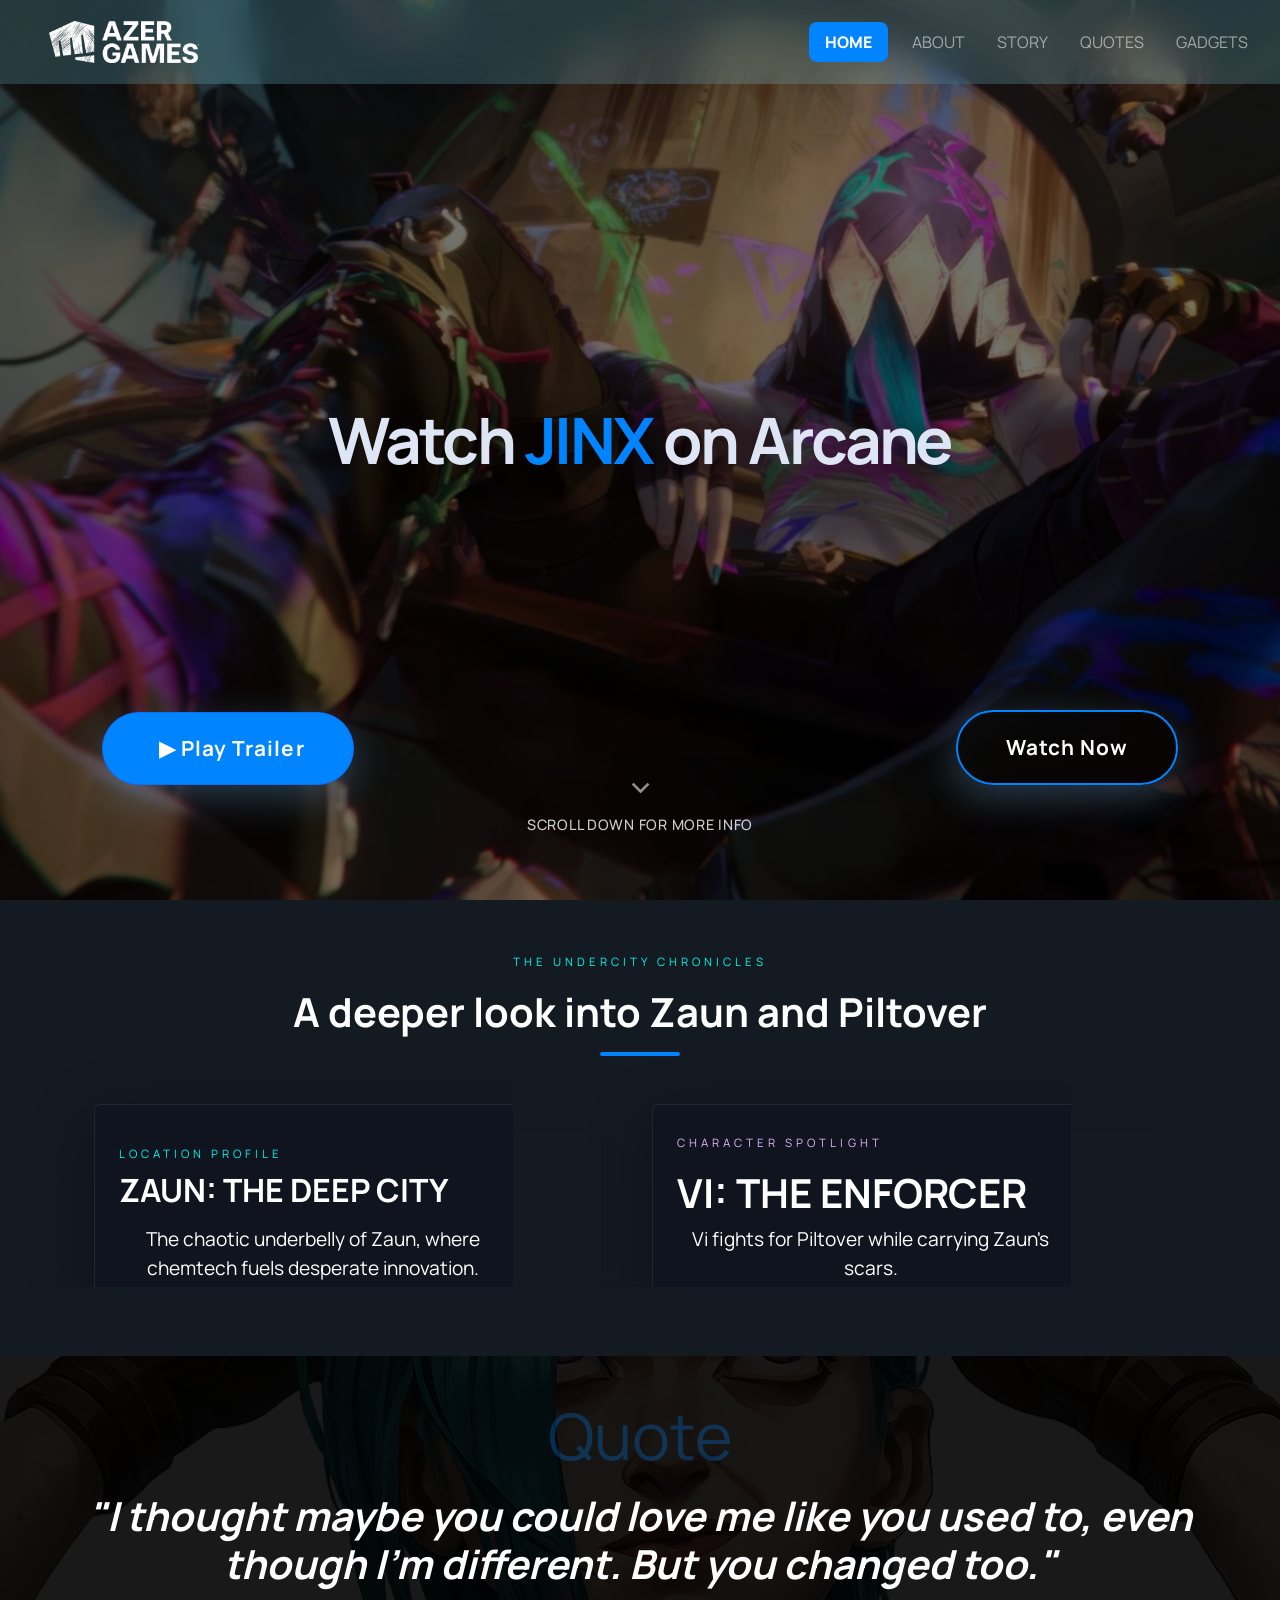
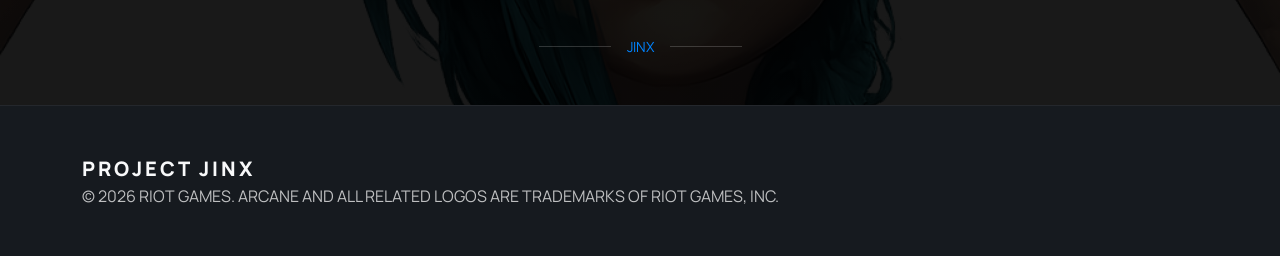
<file: index.html>
<!DOCTYPE html>
<html lang="en">
<head>
    <meta charset="UTF-8">
    <meta name="viewport" content="width=device-width, initial-scale=1.0">
    <title>ARCANE | Project Jinx</title>
    <link rel="preconnect" href="https://fonts.googleapis.com" />
    <link rel="preconnect" href="https://fonts.gstatic.com" crossorigin />
    <link href="https://fonts.googleapis.com/css2?family=Manrope:wght@200;300;400;500;600;700;800&family=Space+Grotesk:wght@300;400;500;600;700;900&display=swap" rel="stylesheet" />
    <link href="https://fonts.googleapis.com/css2?family=Material+Symbols+Outlined:wght,FILL@100..700,0..1&display=swap" rel="stylesheet" />
    <link href="https://cdn.jsdelivr.net/npm/bootstrap@5.3.3/dist/css/bootstrap.min.css" rel="stylesheet" />
    <link rel="stylesheet" href="style.css" />
</head>
<body class="dark-theme">
    <nav class="navbar navbar-expand-lg navbar-dark fixed-top nav-gradient py-3">
        <div class="container-fluid px-4">
<a class="navbar-brand d-flex align-items-center" href="index.html">
                <img src="images/nav-icon.png" alt="Nav Icon" class="nav-icon">
            </a>
            <button class="navbar-toggler" type="button" data-bs-toggle="collapse" data-bs-target="#mainNav" aria-controls="mainNav" aria-expanded="false" aria-label="Toggle navigation">
                <span class="navbar-toggler-icon"></span>
            </button>
            <div class="collapse navbar-collapse justify-content-end" id="mainNav">
                <ul class="navbar-nav align-items-center gap-3 text-uppercase tracking-wide nav-links">
                    <li class="nav-item"><a class="nav-link active" aria-current="page" href="index.html">Home</a></li>
                    <li class="nav-item"><a class="nav-link" href="about.html">About</a></li>
                    <li class="nav-item"><a class="nav-link" href="story.html">Story</a></li>
                    <li class="nav-item"><a class="nav-link" href="quotes.html">Quotes</a></li>
                    <li class="nav-item"><a class="nav-link" href="gadgets.html">Gadgets</a></li>
                </ul>
            </div>
        </div>
    </nav>

    <main>
        <section class="hero section-hero d-flex align-items-center justify-content-center text-center overflow-hidden position-relative">
            <div class="hero-bg"></div>
            <div class="hero-overlay"></div>
            <div class="container position-relative hero-content">
                <h1 class="display-3 fw-bold hero-title mb-4">
                    Watch <span class="text-primary">JINX</span> on Arcane
                </h1>
                <div class="d-flex flex-column flex-sm-row justify-content-center align-items-center gap-3">
                    <a class="btn btn-primary btn-xl rounded-pill shadow-lg" href="https://youtu.be/sEkvAp7TKfQ" target="_blank">
                        <span class="ms-2">▶ Play Trailer</span>
                    </a>
                    <a class="btn btn-primary text-white btn-xl rounded-pill" href="https://youtu.be/sEkvAp7TKfQ" target="_blank">Watch Now</a>
                </div>
            </div>
            <div class="scroll-indicator">
                <span class="material-symbols-outlined scroll-arrow">expand_more</span>
                <p>Scroll down for more info</p>
            </div>
        </section>

        <section id="insights" class="py-5 bg-surface text-light">
            <div class="container px-4">
                <div class="mb-5 text-center">
                    <span class="eyebrow text-tertiary">The Undercity Chronicles</span>
                    <h2 class="display-6 fw-bold text-white mt-3">A deeper look into Zaun and Piltover</h2>
                    <div class="divider mx-auto mt-3"></div>
                </div>
                <div class="row g-4">
                    <div class="col-lg-6">
                        <article class="card card-glass h-100 overflow-hidden text-white">
                            <div class="card-body d-flex flex-column justify-content-end p-4">
                                <span class="eyebrow text-tertiary mb-2">Location Profile</span>
                                <h3 class="card-title display-6 fw-bold text-uppercase">Zaun: The Deep City</h3>
                                <p class="card-text">The chaotic underbelly of Zaun, where chemtech fuels desperate innovation.</p>
                            </div>
                        </article>
                    </div>
                    <div class="col-lg-6">
                        <article class="card card-glass h-100 p-4 d-flex flex-column justify-content-between">
                            <div>
                                <span class="eyebrow text-secondary">Character Spotlight</span>
                                <h3 class="display-6 fw-bold text-uppercase text-white mt-3">Vi: The Enforcer</h3>
                                <p class="card-text text-white">Vi fights for Piltover while carrying Zaun's scars.</p>
                            </div>
                        </article>
                    </div>
                </div>
            </div>
        </section>

        <section class="py-5 bg-surface-container-lowest text-center position-relative overflow-hidden">
            <div class="radial-backdrop"></div>
            <div class="container position-relative">
                <span class="material-symbols-outlined quote-icon text-primary">Quote</span>
                <p class="display-6 fw-bold text-white fst-italic mt-4 mb-5">"I thought maybe you could love me like you used to, even though I'm different. But you changed too."</p>
                <div class="d-flex justify-content-center align-items-center gap-3">
                    <span class="divider-line"></span>
                    <span class="text-uppercase fw-black text-primary small letter-spacing">Jinx</span>
                    <span class="divider-line"></span>
                </div>
            </div>
        </section>
    </main>

    <footer class="footer py-5 px-4 text-light">
        <div class="container d-flex flex-column flex-md-row justify-content-between align-items-center gap-4">
            <div>
                <div class="footer-brand">PROJECT JINX</div>
                <p class="footer-copy mb-0">© 2026 RIOT GAMES. ARCANE AND ALL RELATED LOGOS ARE TRADEMARKS OF RIOT GAMES, INC.</p>
            </div>

    </footer>

</body>
</html>
</file>
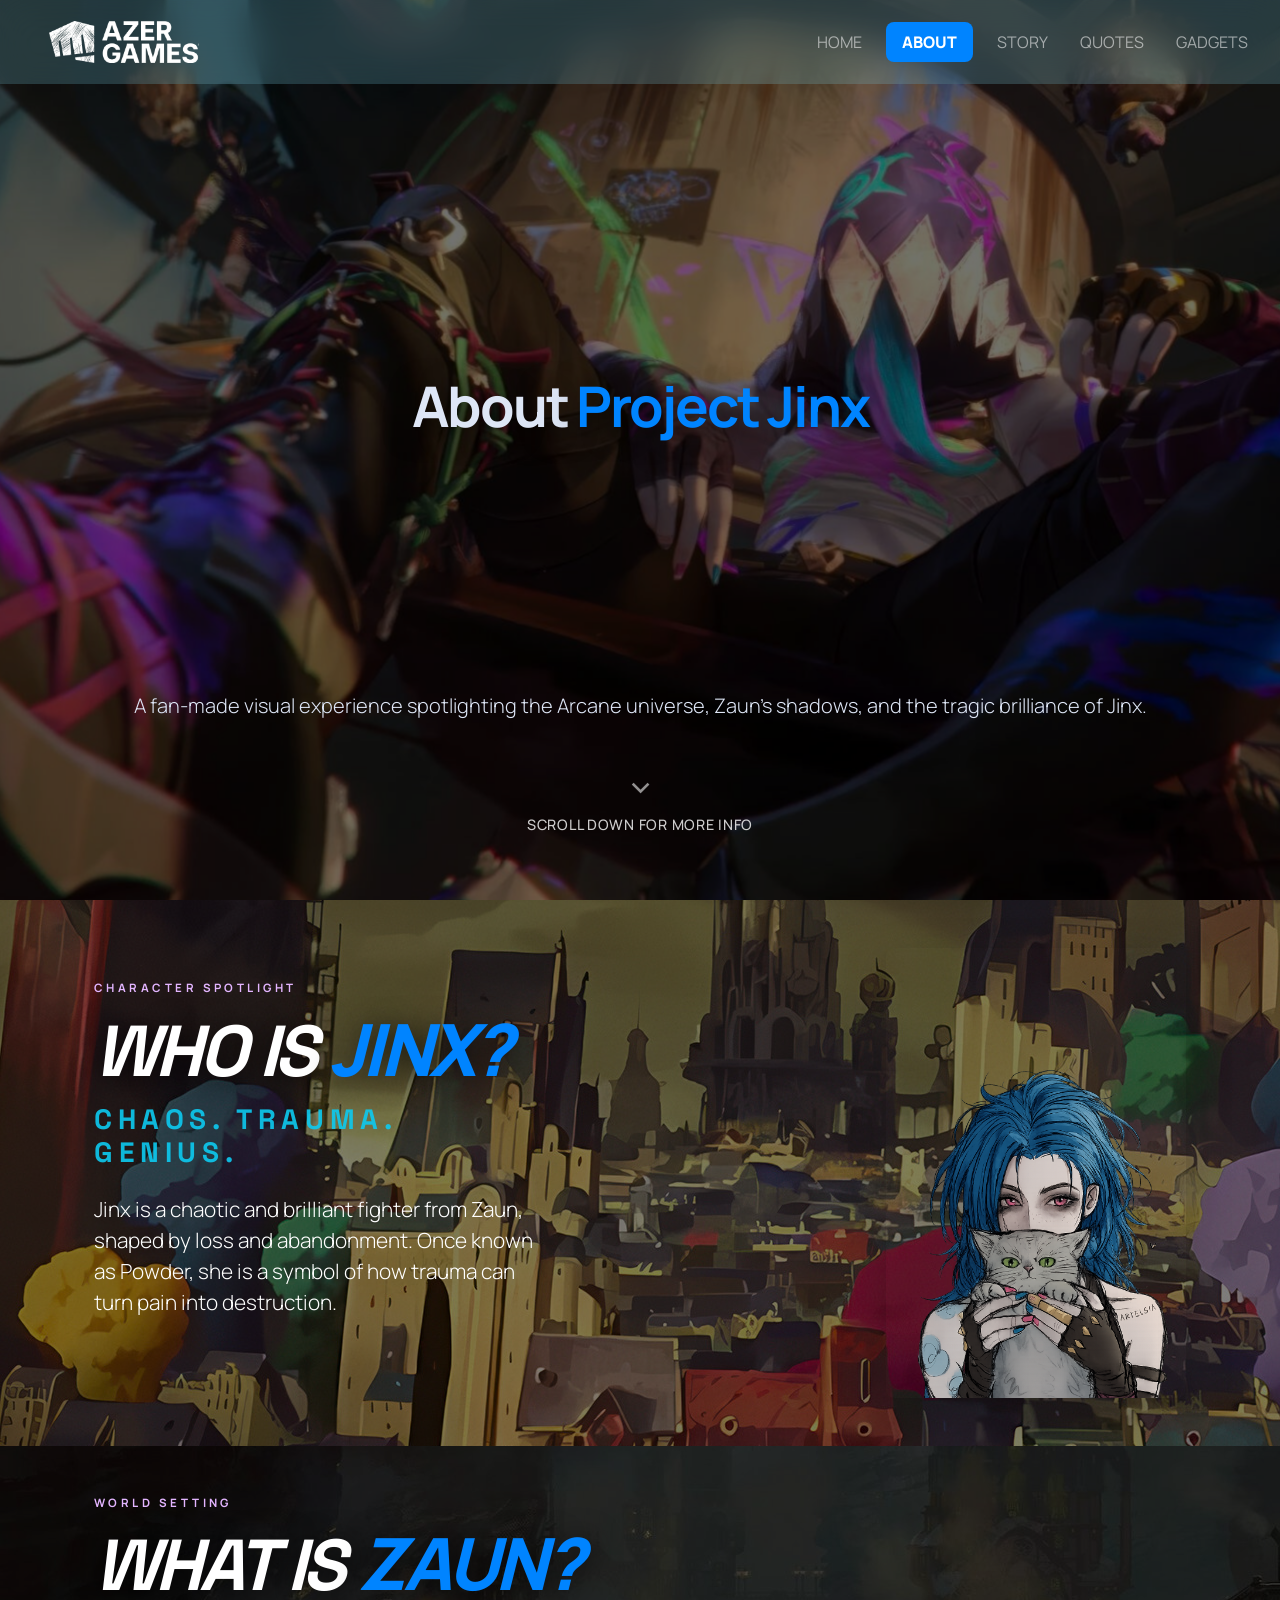
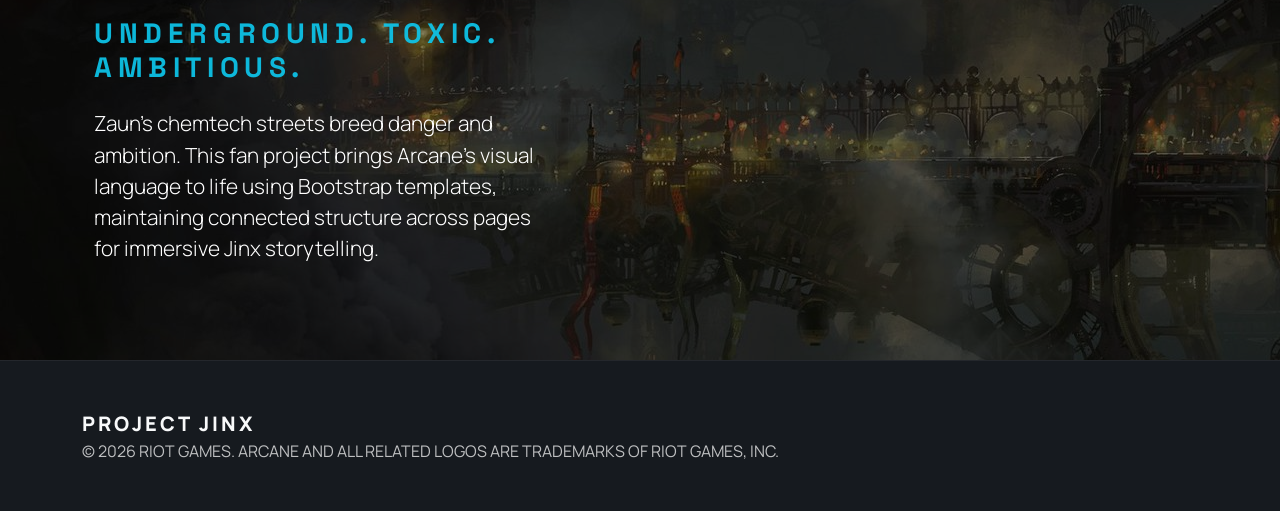
<file: about.html>
<!DOCTYPE html>
<html lang="en">
<head>
    <meta charset="UTF-8" />
    <meta name="viewport" content="width=device-width, initial-scale=1.0" />
    <title>About | Project Jinx</title>
    <link rel="preconnect" href="https://fonts.googleapis.com" />
    <link rel="preconnect" href="https://fonts.gstatic.com" crossorigin />
    <link href="https://fonts.googleapis.com/css2?family=Manrope:wght@200;300;400;500;600;700;800&family=Space+Grotesk:wght@300;400;500;600;700;900&display=swap" rel="stylesheet" />
    <link href="https://fonts.googleapis.com/css2?family=Material+Symbols+Outlined:wght,FILL@100..700,0..1&display=swap" rel="stylesheet" />
    <link href="https://cdn.jsdelivr.net/npm/bootstrap@5.3.3/dist/css/bootstrap.min.css" rel="stylesheet" />
    <link rel="stylesheet" href="style.css" />
</head>
<body class="dark-theme">
    <nav class="navbar navbar-expand-lg navbar-dark fixed-top nav-gradient py-3">
        <div class="container-fluid px-4">
<a class="navbar-brand d-flex align-items-center" href="index.html">
                <img src="images/nav-icon.png" alt="Nav Icon" class="nav-icon">
            </a>
            <button class="navbar-toggler" type="button" data-bs-toggle="collapse" data-bs-target="#mainNav" aria-controls="mainNav" aria-expanded="false" aria-label="Toggle navigation">
                <span class="navbar-toggler-icon"></span>
            </button>
            <div class="collapse navbar-collapse justify-content-end" id="mainNav">
                <ul class="navbar-nav align-items-center gap-3 text-uppercase tracking-wide nav-links">
                    <li class="nav-item"><a class="nav-link" href="index.html">Home</a></li>
                    <li class="nav-item"><a class="nav-link active" href="about.html">About</a></li>
                    <li class="nav-item"><a class="nav-link" href="story.html">Story</a></li>
                    <li class="nav-item"><a class="nav-link" href="quotes.html">Quotes</a></li>
                    <li class="nav-item"><a class="nav-link" href="gadgets.html">Gadgets</a></li>
                </ul>
            </div>
        </div>
    </nav>

    <main>
        <section class="hero section-hero d-flex align-items-center justify-content-center text-center overflow-hidden position-relative min-vh-50">
            <div class="hero-bg"></div>
            <div class="hero-overlay"></div>
            <div class="container position-relative hero-content">
                <h1 class="display-4 fw-bold hero-title mb-3">About <span class="text-primary">Project Jinx</span></h1>
                <p class="lead text-white-75" style="padding-bottom: 30px;">A fan-made visual experience spotlighting the Arcane universe, Zaun's shadows, and the tragic brilliance of Jinx.</p>
            </div>
            <div class="scroll-indicator">
                <span class="material-symbols-outlined scroll-arrow">expand_more</span>
                <p>Scroll down for more info</p>
            </div>
        </section>

        <!-- Character Spotlight Section: Jinx -->
        <section id="foundation" class="position-relative overflow-hidden bg-black d-flex align-items-center min-vh-80">
            <!-- Prominent Image Background -->
            <div class="position-absolute inset-0 z-0">
            <img class="opacity-50" style="object-position: center;" src="images/arcane-city.jpg" class="w-100 h-100 object-fit-cover"/>
                <div class="position-absolute inset-0 bg-black opacity-60 bg-gradient" style="background: linear-gradient(to right, black, rgba(0,0,0,0.6), transparent);"></div>
            </div>
            <div class="container px-4 position-relative z-2 py-5">
                <div class="row justify-content-lg-between align-items-center gy-5">
                    <div class="col-lg-7 col-xl-5">
                        <span class="eyebrow text-secondary d-block mb-3 small text-uppercase" style="letter-spacing: 0.3em; font-weight: bold;">Character Spotlight</span>
                        <h2 class="display-2 fw-black text-white mb-3 text-uppercase lh-1" style="font-family: 'Space Grotesk', sans-serif; font-weight: 900; letter-spacing: -0.05em; font-style: italic; text-shadow: 0 4px 30px rgba(0,0,0,0.8);">
                            WHO IS <span class="text-primary">JINX?</span>
                        </h2>
                        <h3 class="h3 fw-black text-info mb-4 text-uppercase" style="font-family: 'Space Grotesk', sans-serif; font-weight: 700; letter-spacing: 0.2em; opacity: 0.9;">
                            Chaos. Trauma. Genius.
                        </h3>
                        <p class="lead text-white mb-5" style="font-size: 1.3rem; max-width: 28rem;">
                            Jinx is a chaotic and brilliant fighter from Zaun, shaped by loss and abandonment. Once known as Powder, she is a symbol of how trauma can turn pain into destruction.
                        </p>
                    </div>
                    <div class="col-lg-5 col-xl-4 ms-auto d-none d-lg-flex justify-content-end">
                        <img src="images/jinx-with-cat.png" alt="Jinx with cat" class="img-fluid rounded-3 shadow-lg" style="max-height: 450px; width: auto; object-fit: cover; box-shadow: 0 1.5rem 2.5rem rgba(0,0,0,0.75);"/>
                    </div>
                </div>
            </div>
        </section>

        <!-- Zaun Environment Section -->
        <section id="zaun" class="position-relative overflow-hidden bg-black d-flex align-items-center min-vh-70">
            <!-- Prominent Image Background -->
            <div class="position-absolute inset-0 z-0">
            <img class="opacity-50" style="object-position: center;" src="images/zaun-bg.jpg" class="w-100 h-100 object-fit-cover"/>
                <div class="position-absolute inset-0 bg-black opacity-60 bg-gradient" style="background: linear-gradient(to right, black, rgba(0,0,0,0.6), transparent);"></div>
            </div>
            <div class="container px-4 position-relative z-2 py-5">
                <div class="row justify-content-start">
                    <div class="col-lg-8 col-xl-6">
                        <span class="eyebrow text-secondary d-block mb-3 small text-uppercase" style="letter-spacing: 0.3em; font-weight: bold;">World Setting</span>
                        <h2 class="display-2 fw-black text-white mb-3 text-uppercase lh-1" style="font-family: 'Space Grotesk', sans-serif; font-weight: 900; letter-spacing: -0.05em; font-style: italic; text-shadow: 0 4px 30px rgba(0,0,0,0.8);">
                            WHAT IS <span class="text-primary">ZAUN?</span>
                        </h2>
                        <h3 class="h3 fw-black text-info mb-4 text-uppercase" style="font-family: 'Space Grotesk', sans-serif; font-weight: 700; letter-spacing: 0.2em; opacity: 0.9;">
                            Underground. Toxic. Ambitious.
                        </h3>
                        <p class="lead text-white mb-5" style="font-size: 1.3rem; max-width: 28rem;">
                            Zaun's chemtech streets breed danger and ambition. This fan project brings Arcane's visual language to life using Bootstrap templates, maintaining connected structure across pages for immersive Jinx storytelling.
                        </p>
                    </div>
                </div>
            </div>
        </section>
    </main>

    <footer class="footer py-5 px-4 text-light">
        <div class="container d-flex flex-column flex-md-row justify-content-between align-items-center gap-4">
            <div>
                <div class="footer-brand">PROJECT JINX</div>
                <p class="footer-copy mb-0">© 2026 RIOT GAMES. ARCANE AND ALL RELATED LOGOS ARE TRADEMARKS OF RIOT GAMES, INC.</p>
            </div>

        </div>
    </footer>

    <script src="https://cdn.jsdelivr.net/npm/bootstrap@5.3.3/dist/js/bootstrap.bundle.min.js"></script>
</body>
</html>
</file>
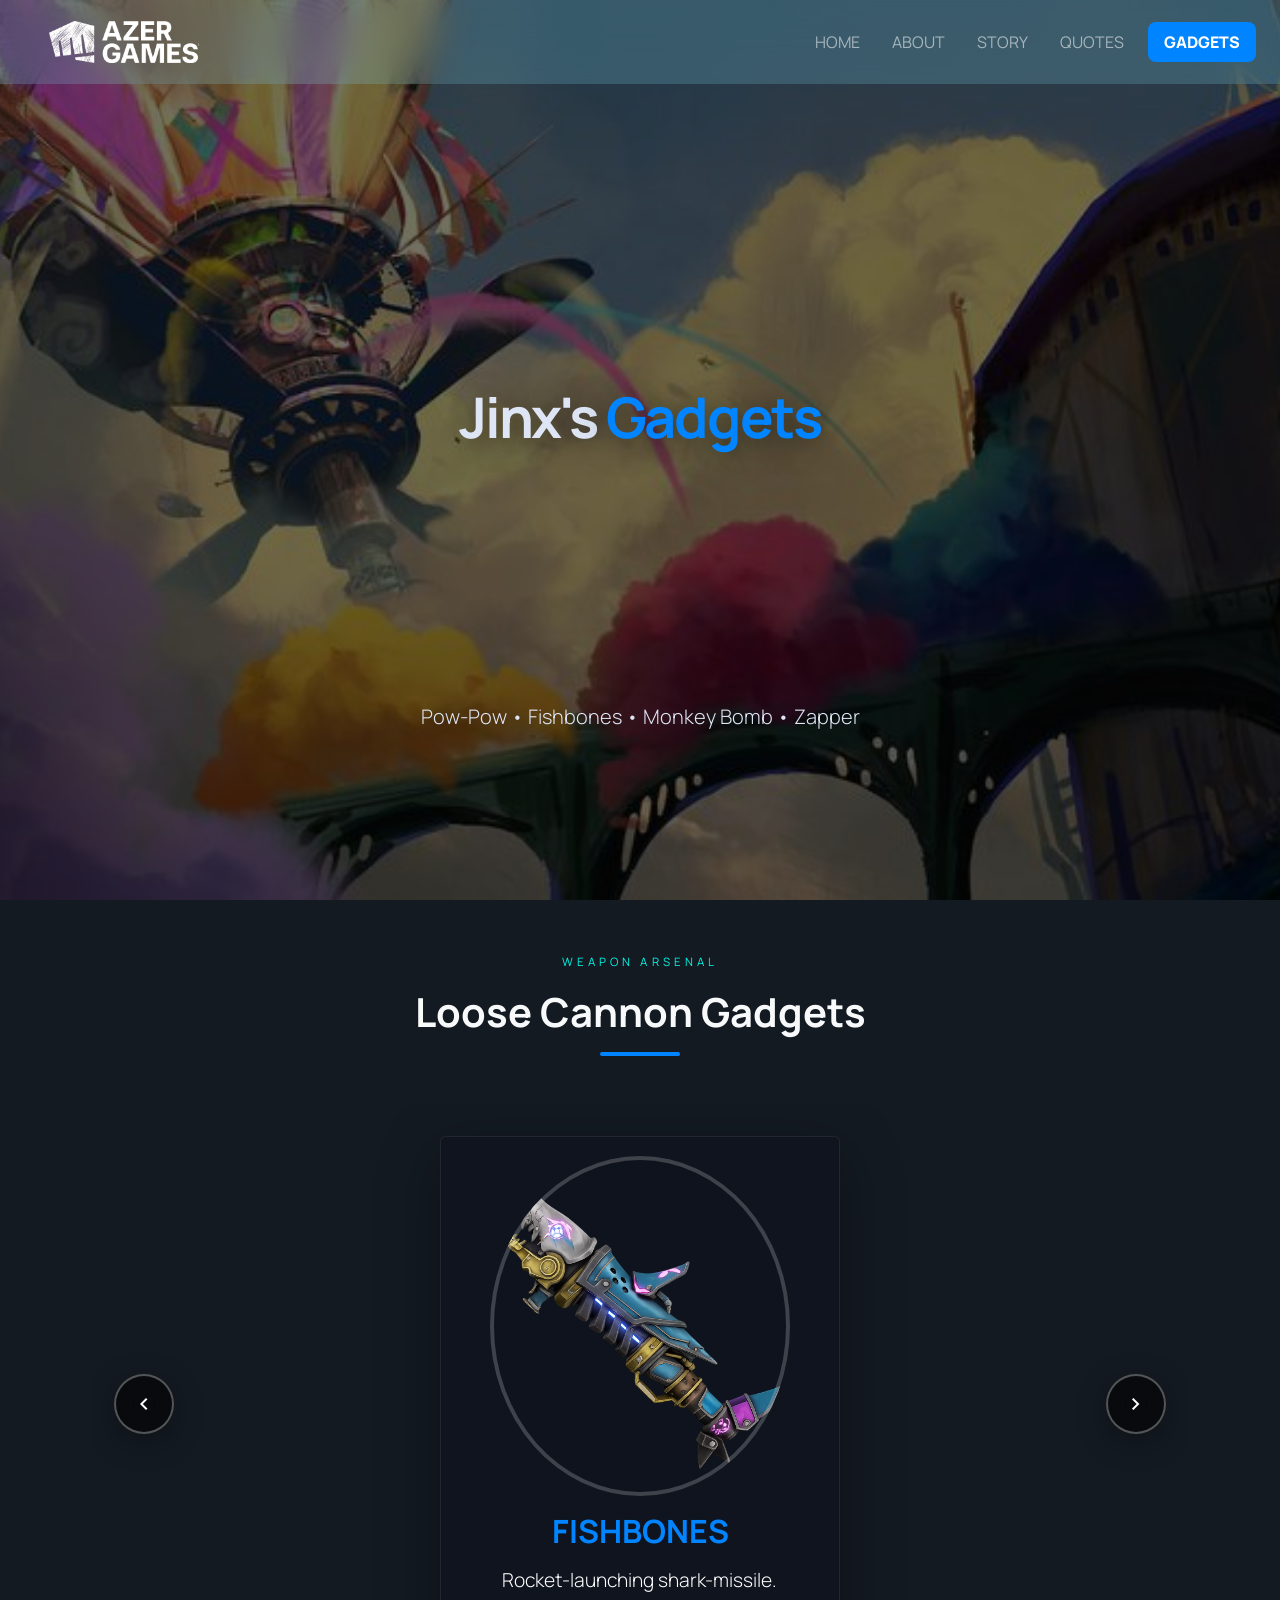
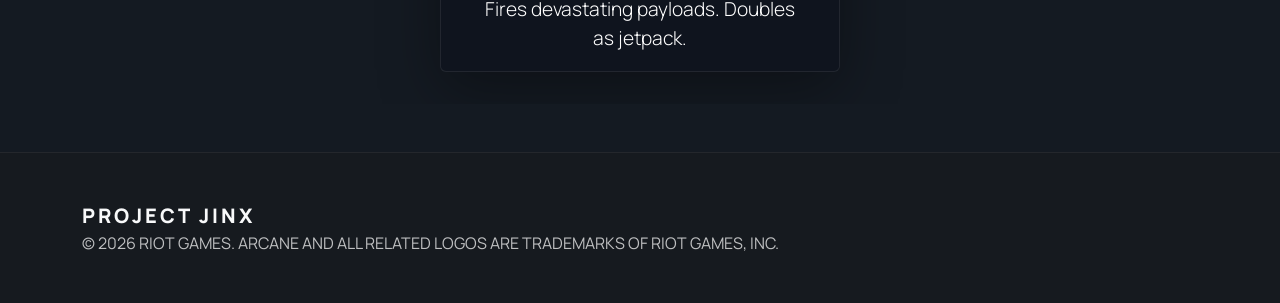
<file: gadgets.html>
<!DOCTYPE html>
<html lang="en">
<head>
    <meta charset="UTF-8" />
    <meta name="viewport" content="width=device-width, initial-scale=1.0" />
    <title>Gadgets | Project Jinx</title>
    <link rel="preconnect" href="https://fonts.googleapis.com" />
    <link rel="preconnect" href="https://fonts.gstatic.com" crossorigin />
    <link href="https://fonts.googleapis.com/css2?family=Manrope:wght@200;300;400;500;600;700;800&family=Space+Grotesk:wght@300;400;500;600;700;900&display=swap" rel="stylesheet" />
    <link href="https://fonts.googleapis.com/css2?family=Material+Symbols+Outlined:wght,FILL@100..700,0..1&display=swap" rel="stylesheet" />
    <link href="https://cdn.jsdelivr.net/npm/bootstrap@5.3.3/dist/css/bootstrap.min.css" rel="stylesheet" />
    <script src="script.js"></script>
    <link rel="stylesheet" href="style.css" />
</head>
<body class="dark-theme">
    <nav class="navbar navbar-expand-lg navbar-dark fixed-top nav-gradient py-3">
        <div class="container-fluid px-4">
            <a class="navbar-brand d-flex align-items-center" href="index.html">
                <img src="images/nav-icon.png" alt="Nav Icon" class="nav-icon">
            </a>
            <button class="navbar-toggler" type="button" data-bs-toggle="collapse" data-bs-target="#mainNav" aria-controls="mainNav" aria-expanded="false" aria-label="Toggle navigation">
                <span class="navbar-toggler-icon"></span>
            </button>
            <div class="collapse navbar-collapse justify-content-end" id="mainNav">
                <ul class="navbar-nav align-items-center gap-3 text-uppercase tracking-wide nav-links">
                    <li class="nav-item"><a class="nav-link" href="index.html">Home</a></li>
                    <li class="nav-item"><a class="nav-link" href="about.html">About</a></li>
                    <li class="nav-item"><a class="nav-link" href="story.html">Story</a></li>
                    <li class="nav-item"><a class="nav-link" href="quotes.html">Quotes</a></li>
                    <li class="nav-item"><a class="nav-link active" href="gadgets.html">Gadgets</a></li>
                </ul>
            </div>
        </div>
    </nav>

    <main>
        <section class="hero section-hero d-flex align-items-center justify-content-center text-center overflow-hidden position-relative">
            <div class="hero-bg gadgets-hero-bg"></div>
            <div class="hero-overlay"></div>
            <div class="container position-relative hero-content">
                <h1 class="display-4 fw-bold hero-title mb-3">Jinx's <span class="text-primary">Gadgets</span></h1>
                <p class="lead text-white-75 mb-4">Pow-Pow • Fishbones • Monkey Bomb • Zapper</p>
            </div>
        </section>

        <section id="gadgets-list" class="pt-5 py-5 bg-surface text-light">
            <div class="container px-4">
                <div class="text-center mb-5">
                    <span class="eyebrow text-tertiary">Weapon Arsenal</span>
                    <h2 class="display-6 fw-bold mt-3">Loose Cannon Gadgets</h2>
                    <div class="divider mt-3"></div>
                </div>
                <div class="weapon-carousel-wrapper">
                    <input type="radio" id="slide1" name="carousel" checked class="carousel-radio">
                    <input type="radio" id="slide2" name="carousel" class="carousel-radio">
                    <input type="radio" id="slide3" name="carousel" class="carousel-radio">
                    <input type="radio" id="slide4" name="carousel" class="carousel-radio">

                    <div class="carousel-container">
                        <div class="carousel-track">
                            <div class="weapon-slide">
                                <article class="weapon-card card card-glass text-center">
                                    <div class="card-img mb-3 rounded-circle mx-auto" style="width: 300px; height: 300px; background-image: url('images/Fishbones.png'); background-size: contain; background-position: center; background-repeat: no-repeat; background-color: rgba(15,20,30,0.5);"></div>
                                    <h3 class="card-title h3 fw-bold text-uppercase text-primary mb-3">Fishbones</h3>
                                    <p class="card-text text-white lead">Rocket-launching shark-missile. Fires devastating payloads. Doubles as jetpack.</p>
                                </article>
                            </div>
                            <div class="weapon-slide">
                                <article class="weapon-card card card-glass text-center">
                                    <div class="card-img mb-3 rounded-circle mx-auto" style="width: 300px; height: 300px; background-image: url('images/Monkey Bomb.png'); background-size: contain; background-position: center; background-repeat: no-repeat; background-color: rgba(15,20,30,0.5);"></div>
                                    <h3 class="card-title h3 fw-bold text-uppercase text-primary mb-3">Monkey Bomb</h3>
                                    <p class="card-text text-white lead">Chattering grenade. Sticks, bounces, explodes with shrapnel. Chaos control.</p>
                                </article>
                            </div>
                            <div class="weapon-slide">
                                <article class="weapon-card card card-glass text-center">
                                    <div class="card-img mb-3 rounded-circle mx-auto" style="width: 300px; height: 300px; background-image: url('images/Zapper.png'); background-size: contain; background-position: center; background-repeat: no-repeat; background-color: rgba(15,20,30,0.5);"></div>
                                    <h3 class="card-title h3 fw-bold text-uppercase text-primary mb-3">Zapper</h3>
                                    <p class="card-text text-white lead">Hextech pistol. Electromagnetic pulses. Chain lightning rapid-fire.</p>
                                </article>
                            </div>
                            <div class="weapon-slide">
                                <article class="weapon-card card card-glass text-center">
                                    <div class="card-img mb-3 rounded-circle mx-auto" style="width: 300px; height: 300px; background-image: url('images/Pow-Pow.png'); background-size: contain; background-position: center; background-repeat: no-repeat; background-color: rgba(15,20,30,0.5);"></div>
                                    <h3 class="card-title h3 fw-bold text-uppercase text-primary mb-3">Pow-Pow</h3>
                                    <p class="card-text text-white lead">Minigun. Shreds armor. Overheats for massive bursts.</p>
                                </article>
                            </div>
                        </div>
                    </div>

<label id="carousel-prev" class="carousel-btn carousel-prev" style="left: 20px;">
                        <span class="material-symbols-outlined">chevron_left</span>
                    </label>
<label id="carousel-next" class="carousel-btn carousel-next" style="right: 20px;">
                        <span class="material-symbols-outlined">chevron_right</span>
                    </label>
                </div>
            </div>
        </section>
    </main>

    <footer class="footer py-5 px-4 text-light">
        <div class="container d-flex flex-column flex-md-row justify-content-between align-items-center gap-4">
            <div>
                <div class="footer-brand">PROJECT JINX</div>
                <p class="footer-copy mb-0">© 2026 RIOT GAMES. ARCANE AND ALL RELATED LOGOS ARE TRADEMARKS OF RIOT GAMES, INC.</p>
            </div>
        </div>
    </footer>


</body>
</html>
</file>
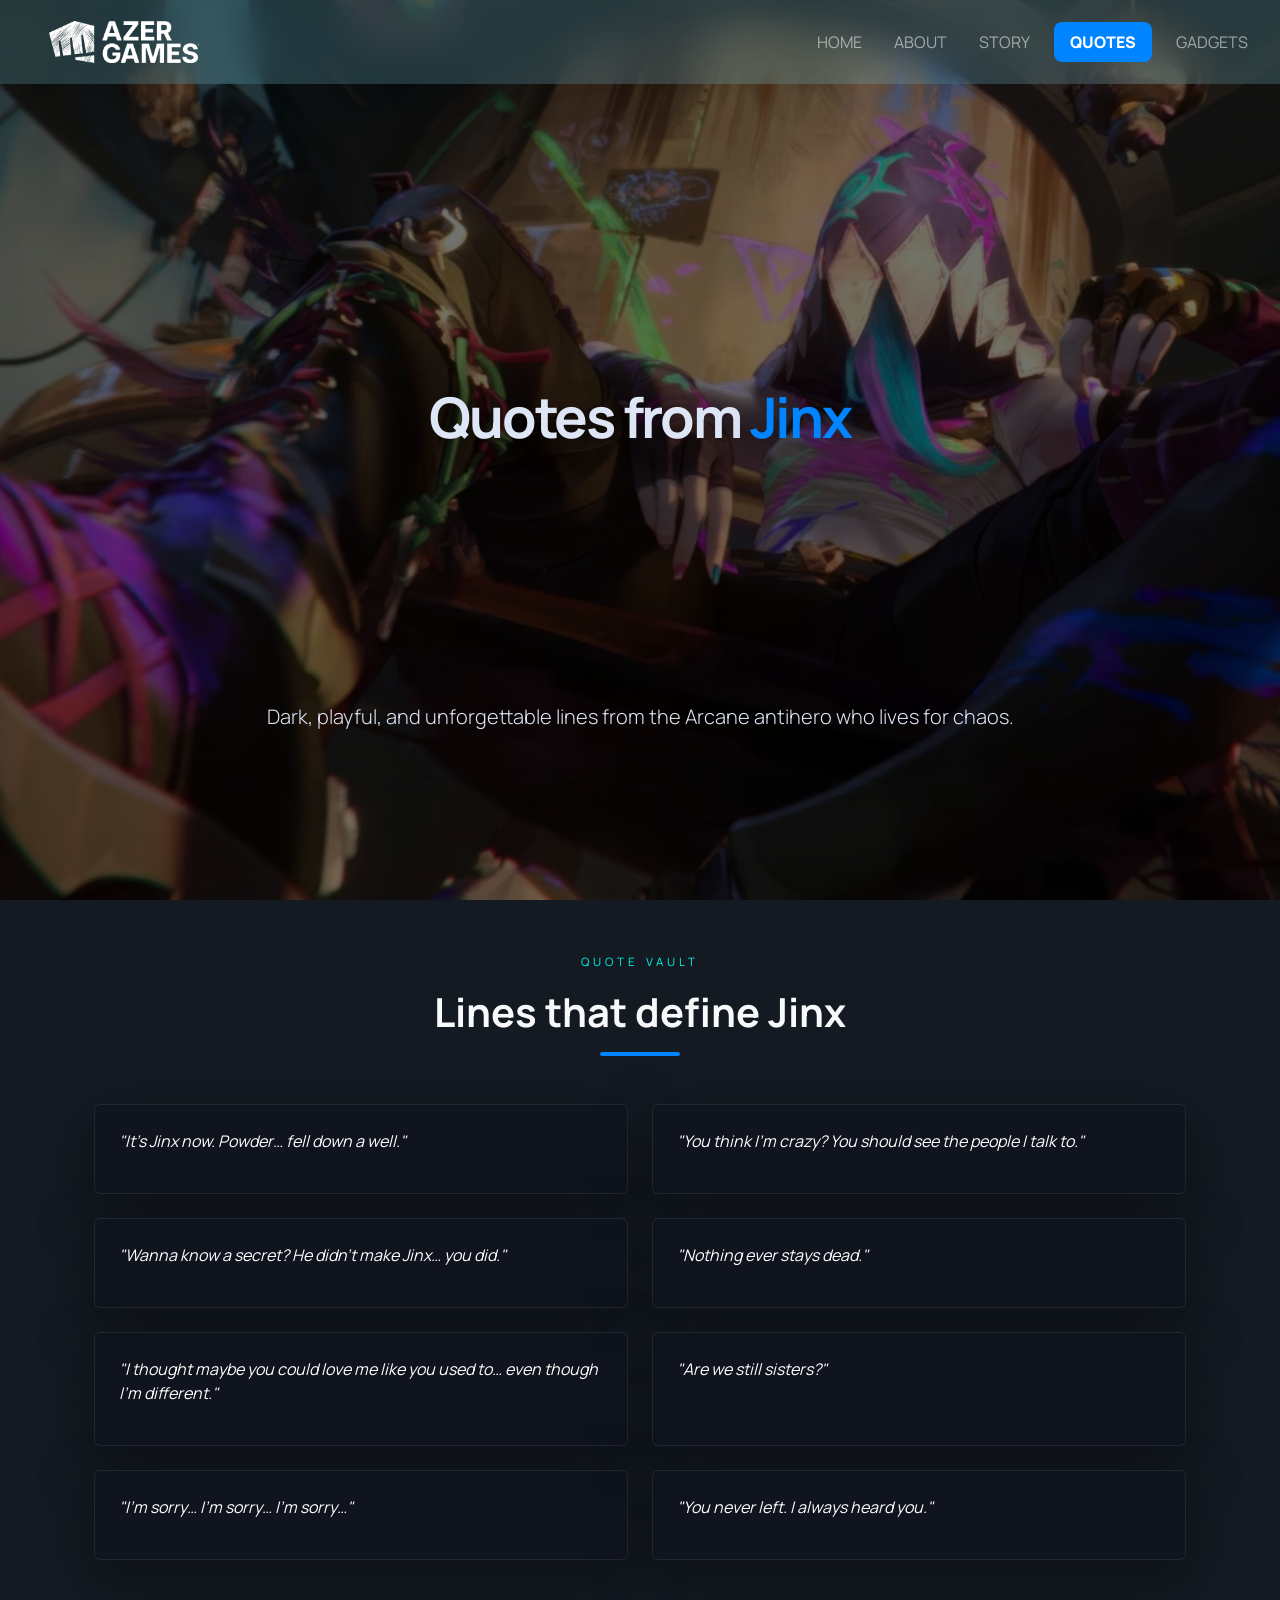
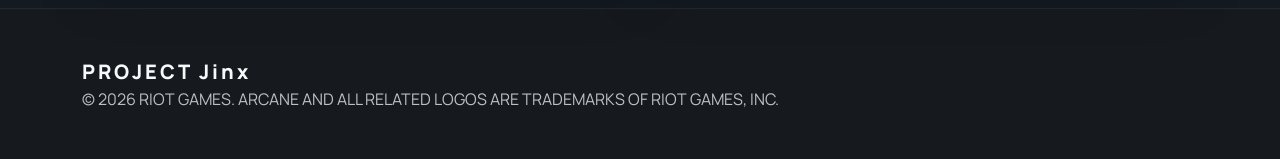
<file: quotes.html>
<!DOCTYPE html>
<html lang="en">
<head>
    <meta charset="UTF-8" />
    <meta name="viewport" content="width=device-width, initial-scale=1.0" />
    <title>Quotes | Project Jinx</title>
    <link rel="preconnect" href="https://fonts.googleapis.com" />
    <link rel="preconnect" href="https://fonts.gstatic.com" crossorigin />
    <link href="https://fonts.googleapis.com/css2?family=Manrope:wght@200;300;400;500;600;700;800&family=Space+Grotesk:wght@300;400;500;600;700;900&display=swap" rel="stylesheet" />
    <link href="https://fonts.googleapis.com/css2?family=Material+Symbols+Outlined:wght,FILL@100..700,0..1&display=swap" rel="stylesheet" />
    <link href="https://cdn.jsdelivr.net/npm/bootstrap@5.3.3/dist/css/bootstrap.min.css" rel="stylesheet" />
    <link rel="stylesheet" href="style.css" />
</head>
<body class="dark-theme">
    <nav class="navbar navbar-expand-lg navbar-dark fixed-top nav-gradient py-3">
        <div class="container-fluid px-4">
<a class="navbar-brand d-flex align-items-center" href="index.html">
                <img src="images/nav-icon.png" alt="Nav Icon" class="nav-icon">
            </a>
            <button class="navbar-toggler" type="button" data-bs-toggle="collapse" data-bs-target="#mainNav" aria-controls="mainNav" aria-expanded="false" aria-label="Toggle navigation">
                <span class="navbar-toggler-icon"></span>
            </button>
            <div class="collapse navbar-collapse justify-content-end" id="mainNav">
                <ul class="navbar-nav align-items-center gap-3 text-uppercase tracking-wide nav-links">
                    <li class="nav-item"><a class="nav-link" href="index.html">Home</a></li>
                    <li class="nav-item"><a class="nav-link" href="about.html">About</a></li>
                    <li class="nav-item"><a class="nav-link" href="story.html">Story</a></li>
                    <li class="nav-item"><a class="nav-link active" href="quotes.html">Quotes</a></li>
                    <li class="nav-item"><a class="nav-link" href="gadgets.html">Gadgets</a></li>
                </ul>
            </div>
        </div>
    </nav>

    <main>
        <section class="hero section-hero d-flex align-items-center justify-content-center text-center overflow-hidden position-relative">
            <div class="hero-bg"></div>
            <div class="hero-overlay"></div>
            <div class="container position-relative hero-content">
                <h1 class="display-4 fw-bold hero-title mb-3">Quotes from <span class="text-primary">Jinx</span></h1>
                <p class="lead text-white-75 mb-4">Dark, playful, and unforgettable lines from the Arcane antihero who lives for chaos.</p>
            </div>
            </section>

        <section id="quotes-list" class="pt-5 py-5 bg-surface text-light">
            <div class="container px-4">
                <div class="text-center mb-5">
                    <span class="eyebrow text-tertiary">Quote Vault</span>
                    <h2 class="display-6 fw-bold mt-3">Lines that define Jinx</h2>
                    <div class="divider mt-3"></div>
                </div>
                <div class="row g-4">
                    <div class="col-md-6">
                        <article class="card card-glass h-100 p-4">
                            <p class="text-white fst-italic">"It’s Jinx now. Powder… fell down a well."</p>
                        </article>
                    </div>
                    <div class="col-md-6">
                        <article class="card card-glass h-100 p-4">
                            <p class="text-white fst-italic">"You think I’m crazy? You should see the people I talk to."</p>
                        </article>
                    </div>
                    <div class="col-md-6">
                        <article class="card card-glass h-100 p-4">
                            <p class="text-white fst-italic">"Wanna know a secret? He didn’t make Jinx… you did."</p>
                        </article>
                    </div>
                    <div class="col-md-6">
                        <article class="card card-glass h-100 p-4">
                            <p class="text-white fst-italic">"Nothing ever stays dead."</p>
                        </article>
                    </div>
                    <div class="col-md-6">
                        <article class="card card-glass h-100 p-4">
                            <p class="text-white fst-italic">"I thought maybe you could love me like you used to… even though I’m different."</p>
                        </article>
                    </div>
                    <div class="col-md-6">
                        <article class="card card-glass h-100 p-4">
                            <p class="text-white fst-italic">"Are we still sisters?"</p>
                        </article>
                    </div>
                    <div class="col-md-6">
                        <article class="card card-glass h-100 p-4">
                            <p class="text-white fst-italic">"I’m sorry… I’m sorry… I’m sorry…"</p>
                        </article>
                    </div>
                    <div class="col-md-6">
                        <article class="card card-glass h-100 p-4">
                            <p class="text-white fst-italic">"You never left. I always heard you."</p>
                        </article>
                    </div>
                </div>
            </div>
        </section>
    </main>

    <footer class="footer py-5 px-4 text-light">
        <div class="container d-flex flex-column flex-md-row justify-content-between align-items-center gap-4">
            <div>
                <div class="footer-brand">PROJECT Jinx</div>
                <p class="footer-copy mb-0">© 2026 RIOT GAMES. ARCANE AND ALL RELATED LOGOS ARE TRADEMARKS OF RIOT GAMES, INC.</p>
            </div>
        </div>
    </footer>

</body>
</html>
</file>
<file: style.css>
:root {
    color-scheme: dark;
    --surface: #ffffff;
    --surface-container: #141a22;
    --surface-container-lowest: #000000;
    --surface-container-high: #19202a;
    --surface-bright: #242d3a;
    --on-surface: #dee6f6;
    --on-surface-variant: #a4abba;
    --primary: #0084ff;
    --secondary: #e3b5ff;
    --tertiary: #00f7e6;
    --outline: #6e7684;
    --error: #ff716c;
}

* {
    box-sizing: border-box;
}

body {
    margin: 0;
    font-family: "Manrope", sans-serif;
    background: var(--surface);
    color: var(--on-surface);
    overflow-x: hidden;
}

.dark-theme {
    background: var(--surface);
    color: var(--on-surface);
}

.navbar {
    background: rgba(134, 227, 255, 0.2);
    backdrop-filter: blur(18px);
}


.brand-text,
.footer-brand,
.eyebrow,
.footer-link,
.text-primary,
.text-tertiary {
    font-family: "Manrope", sans-serif;
}

.nav-icon {
    width: 200px;
    height: 42px;
    border-radius: 0.35rem;
    object-fit: contain;
}

.navbar-brand {
    gap: 0;
}

.hero {
    min-height: 100vh;
    position: relative;
    padding-top: 84px;
}

.hero-bg,
.hero-overlay,
.radial-backdrop {
    position: absolute;
    inset: 0;
}

.hero-bg {
    background-image: url('images/hero-bg.png');
    background-size: cover;
    background-position: center;
}

@media (max-width: 768px) {
  .hero-video iframe {
    height: 90vh;
  }
}

.hero-overlay {
    background: rgba(0, 0, 0, 0.55);
}

.hero-content {
    z-index: 2;
    padding: 5rem 1rem;
    position: relative;
}

.hero-title {
    text-shadow: 0 4px 30px rgba(0, 0, 0, 0.55);
    letter-spacing: -0.04em;
    line-height: 1.03;
    padding-bottom: 15rem;
    padding-top:10rem;
}

.hero-buttons {
    position: absolute;
    bottom: 2rem;
    left: 50%;
    transform: translateX(-50%);
    display: flex;
    gap: 1rem;
    z-index: 3;
}

@media (max-width: 768px) {
    .hero-buttons {
        flex-direction: column;
        gap: 0.75rem;
    }
}

.hero .btn-primary:nth-of-type(1) {
    position: absolute;
    bottom: 2rem;
    left: 2rem;
    background: var(--primary);
}

.hero .btn-primary:nth-of-type(2) {
    position: absolute;
    bottom: 2rem;
    right: 2rem;
    background: transparent;
    border: 2px solid var(--primary);
    color: var(--primary);
}

.hero .btn-primary:nth-of-type(2):hover {
    background: var(--primary);
    color: var(--surface);
}

@media (max-width: 768px) {
    .hero .btn-primary:nth-of-type(1) {
        bottom: 1.5rem;
        left: 1.5rem;
    }
    .hero .btn-primary:nth-of-type(2) {
        bottom: 1.5rem;
        right: 1.5rem;
    }
}

.btn-hero {
    min-width: 220px;
}

.btn-icon {
    width: 44px;
    height: 44px;
    border-radius: 999px;
    border: 1px solid rgba(255, 255, 255, 0.12);
    background: rgba(255, 255, 255, 0.05);
}

.eyebrow {
    display: inline-block;
    font-size: 0.72rem;
    letter-spacing: 0.35em;
    text-transform: uppercase;
    color: var(--secondary);
}

.divider {
    width: 80px;
    height: 4px;
    margin: 0 auto;
    background: var(--primary);
    border-radius: 999px;
}

.card-glass {
    background: rgba(15, 20, 30, 0.88);
    border: 1px solid rgba(255, 255, 255, 0.08);
    backdrop-filter: blur(14px);
    box-shadow: 0 18px 60px rgba(0, 0, 0, 0.35);
}

.card-img,
.card-img-sm {
    background-size: cover;
    background-position: center;
}

.card-img {
    min-height: 340px;
}

.card-img-sm {
    min-height: 160px;
}

.large-card {
    filter: brightness(0.85);
}

.quote-icon {
    font-size: 4rem;
    opacity: 0.28;
}

.bg-surface {
    background: var(--surface-container);
}

.bg-surface-container-lowest {
    background-image: 
        linear-gradient(rgba(0, 0, 0, 0.9), rgba(0, 0, 0, 0.9)),
        url('images/jinx-crown.png');
    background-size: cover;
    background-position: center;
    background-repeat: no-repeat;
}

.footer {
    background: rgba(10, 14, 20, 0.95);
    border-top: 1px solid rgba(255, 255, 255, 0.06);
}

.footer-brand {
    font-size: 1.25rem;
    font-weight: 800;
    letter-spacing: 0.15em;
}

.footer-copy,
.footer-link {
    color: rgba(255, 255, 255, 0.72);
}

.nav-link.active {
    font-weight: 800;
    background: var(--primary);
    color: white !important;
    border-radius: 0.5rem;
    padding: 0.5rem 1rem !important;
}

.btn-xl {
  padding: 1.25rem 3rem !important;
  font-size: 1.3rem !important;
  min-height: 65px !important;
  font-weight: 700 !important;
  letter-spacing: 0.05em !important;
  box-shadow: 0 12px 40px rgba(123, 191, 255, 0.3) !important;
}

.btn-xl:hover {
  transform: translateY(-3px) !important;
  box-shadow: 0 20px 60px rgba(123, 191, 255, 0.4) !important;
}
.nav-link:hover {
    color: var(--primary);
}
.footer-link:hover {
    color: var(--primary);
    text-decoration: none;
}


.icon-button {
    width: 46px;
    height: 46px;
    display: inline-flex;
    align-items: center;
    justify-content: center;
    border-radius: 0.9rem;
    background: rgba(255, 255, 255, 0.04);
    border: 1px solid rgba(255, 255, 255, 0.1);
    color: var(--on-surface);
    transition: border-color 0.25s ease, color 0.25s ease;
}

/* Gadgets Page Styles */
.gadgets-hero-bg {
    background-image: url('images/arcane-bridge.jpg');
    background-size: cover;
    background-position: center;
}

.weapon-carousel-wrapper {
    position: relative;
    max-width: 100%;
    overflow: hidden;
}

.carousel-container {
    position: relative;
    width: 100%;
    height: 600px;
    overflow: hidden;
}

.carousel-track {
    display: flex;
    height: 100%;
    transition: transform 0.5s cubic-bezier(0.25, 0.46, 0.45, 0.94);
    width: 400%;
}

.weapon-slide {
    width: 25%;
    height: 100%;
    display: flex;
    align-items: center;
    justify-content: center;
    padding: 2rem 1rem;
    box-sizing: border-box;
}

#slide1:checked ~ .carousel-container .carousel-track {
    transform: translateX(0);
}

#slide2:checked ~ .carousel-container .carousel-track {
    transform: translateX(-25%);
}

#slide3:checked ~ .carousel-container .carousel-track {
    transform: translateX(-50%);
}

#slide4:checked ~ .carousel-container .carousel-track {
    transform: translateX(-75%);
}

.carousel-radio {
    display: none;
}

.weapon-card {
    width: 100%;
    max-width: 400px;
    height: 100%;
    display: flex;
    flex-direction: column;
    align-items: center;
    justify-content: center;
}

.card-img {
    width: 280px;
    height: 280px;
    border-radius: 50%;
    border: 4px solid rgba(255,255,255,0.2);
    backdrop-filter: blur(10px);
    margin-bottom: 1.5rem;
}

.card-title {
    font-size: 2rem;
    margin-bottom: 1rem;
}

.card-text {
    font-size: 1.2rem;
    text-align: center;
    max-width: 80%;
}

.carousel-btn {
    position: absolute;
    top: 50%;
    transform: translateY(-50%);
    width: 60px;
    height: 60px;
    border-radius: 50%;
    background: rgba(0,0,0,0.6);
    backdrop-filter: blur(20px);
    border: 2px solid rgba(255,255,255,0.3);
    display: flex;
    align-items: center;
    justify-content: center;
    cursor: pointer;
    color: white;
    font-size: 28px;
    z-index: 20;
    transition: all 0.3s ease;
    box-shadow: 0 8px 32px rgba(0,0,0,0.3);
}

.carousel-btn:hover {
    background: var(--primary);
    border-color: var(--primary);
    transform: translateY(-50%) scale(1.1);
    box-shadow: 0 12px 40px rgba(0,132,255,0.4);
}

.carousel-prev {
    left: 20px;
}

.carousel-next {
    right: 20px;
}

@media (max-width: 768px) {
    .carousel-container {
        height: 400px;
    }
    
    .card-img {
        width: 220px;
        height: 220px;
    }
    
    .card-title {
        font-size: 1.5rem;
    }
    
    .carousel-btn {
        width: 50px;
        height: 50px;
        font-size: 24px;
    }
}

.icon-button:hover {
    border-color: var(--primary);
    color: var(--primary);
}

.divider-line {
    width: 4.5rem;
    height: 1px;
    background: rgba(255, 255, 255, 0.18);
}

.radial-backdrop {
    opacity: 0.9;
    pointer-events: none;
}

.text-primary {
    color: var(--primary) !important;
}

.text-secondary {
    color: var(--secondary) !important;
}

.text-tertiary {
    color: var(--tertiary) !important;
}

@media (max-width: 767px) {
    .hero-title {
        font-size: 2.5rem;
    }
}

@media (max-width: 576px) {
    .navbar-nav {
        text-align: right;
    }
}

.scroll-indicator {
    position: absolute;
    bottom: 3rem;
    left: 50%;
    transform: translateX(-50%);
    display: flex;
    flex-direction: column;
    align-items: center;
    gap: 0.5rem;
    color: rgba(255,255,255,0.8);
    font-size: 0.9rem;
    font-weight: 500;
    text-transform: uppercase;
    letter-spacing: 0.05em;
    animation: bounce 2s infinite;
    z-index: 3;
    pointer-events: none;
}

.scroll-arrow {
    font-size: 2.2rem;
    opacity: 0.7;
}

@keyframes bounce {
    0%, 20%, 50%, 80%, 100% { transform: translateX(-50%) translateY(0); }
    40% { transform: translateX(-50%) translateY(-12px); }
    60% { transform: translateX(-50%) translateY(-6px); }
}
</file>
